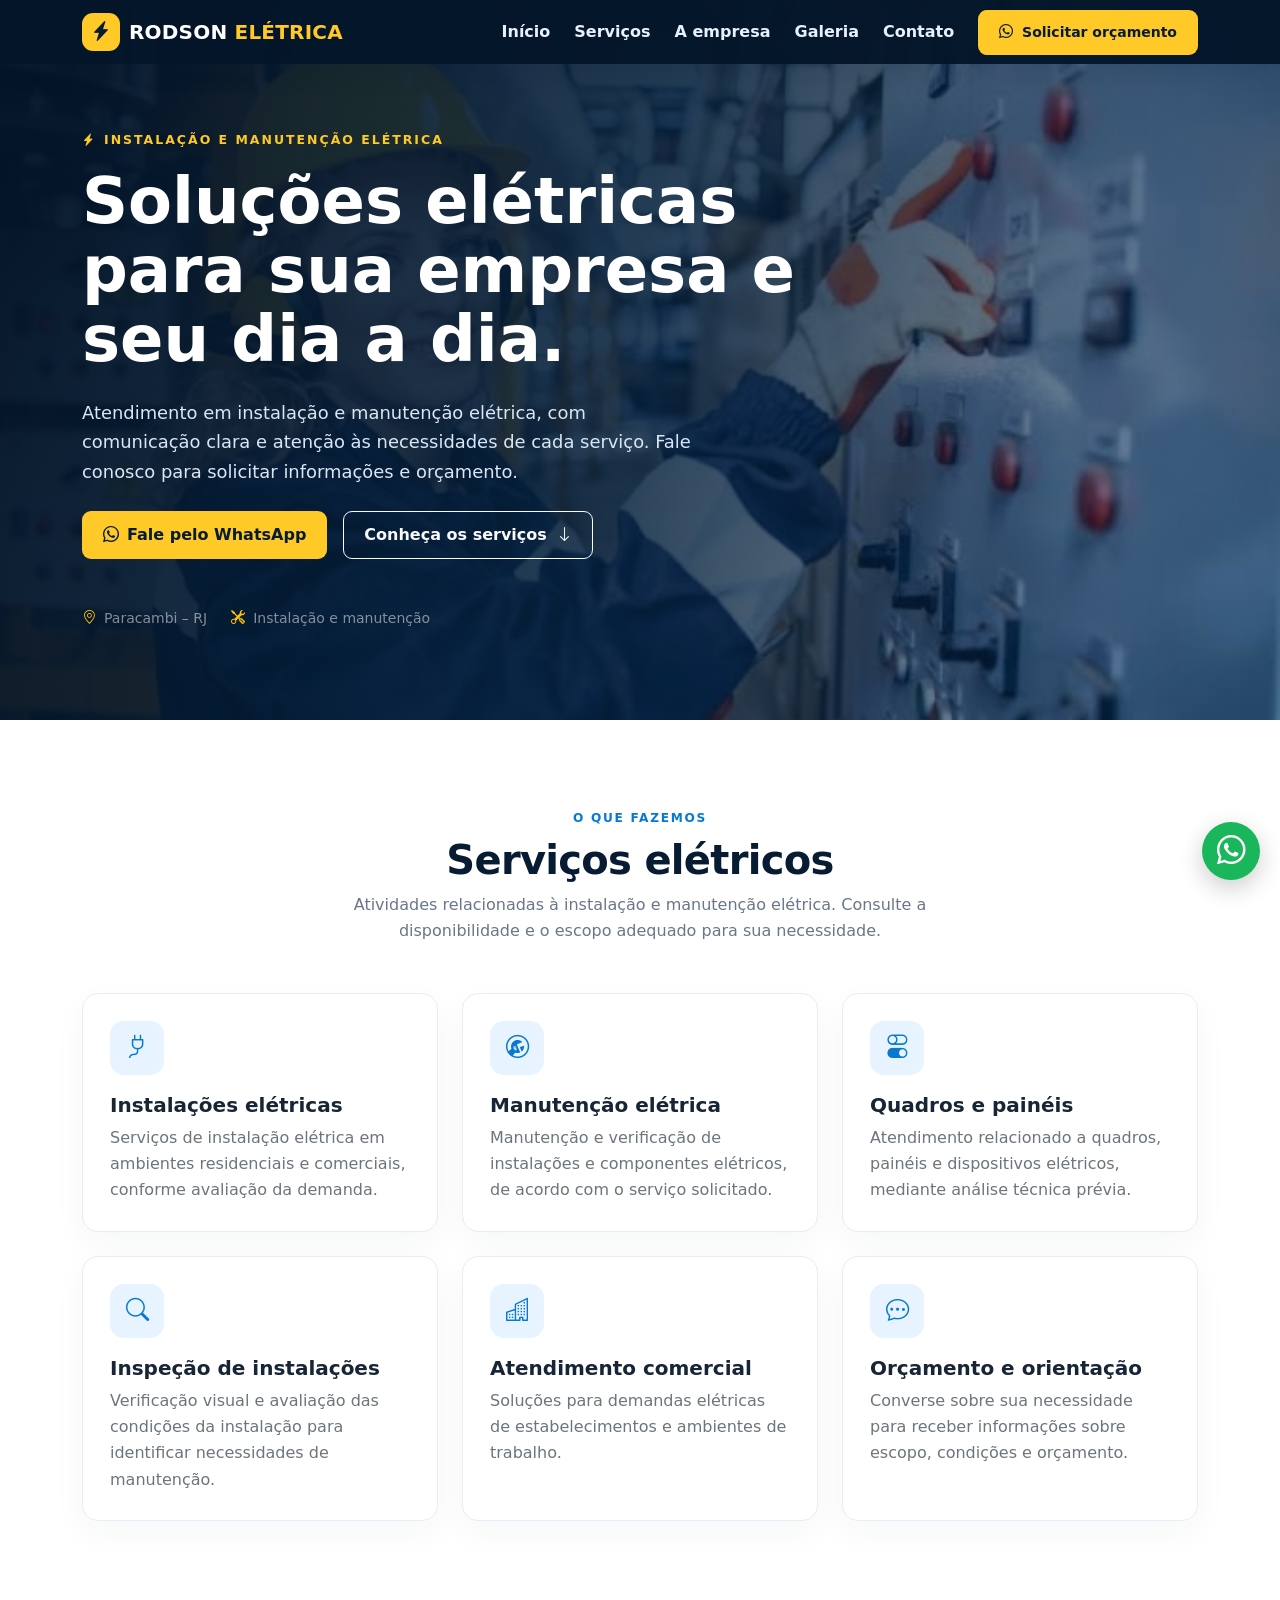
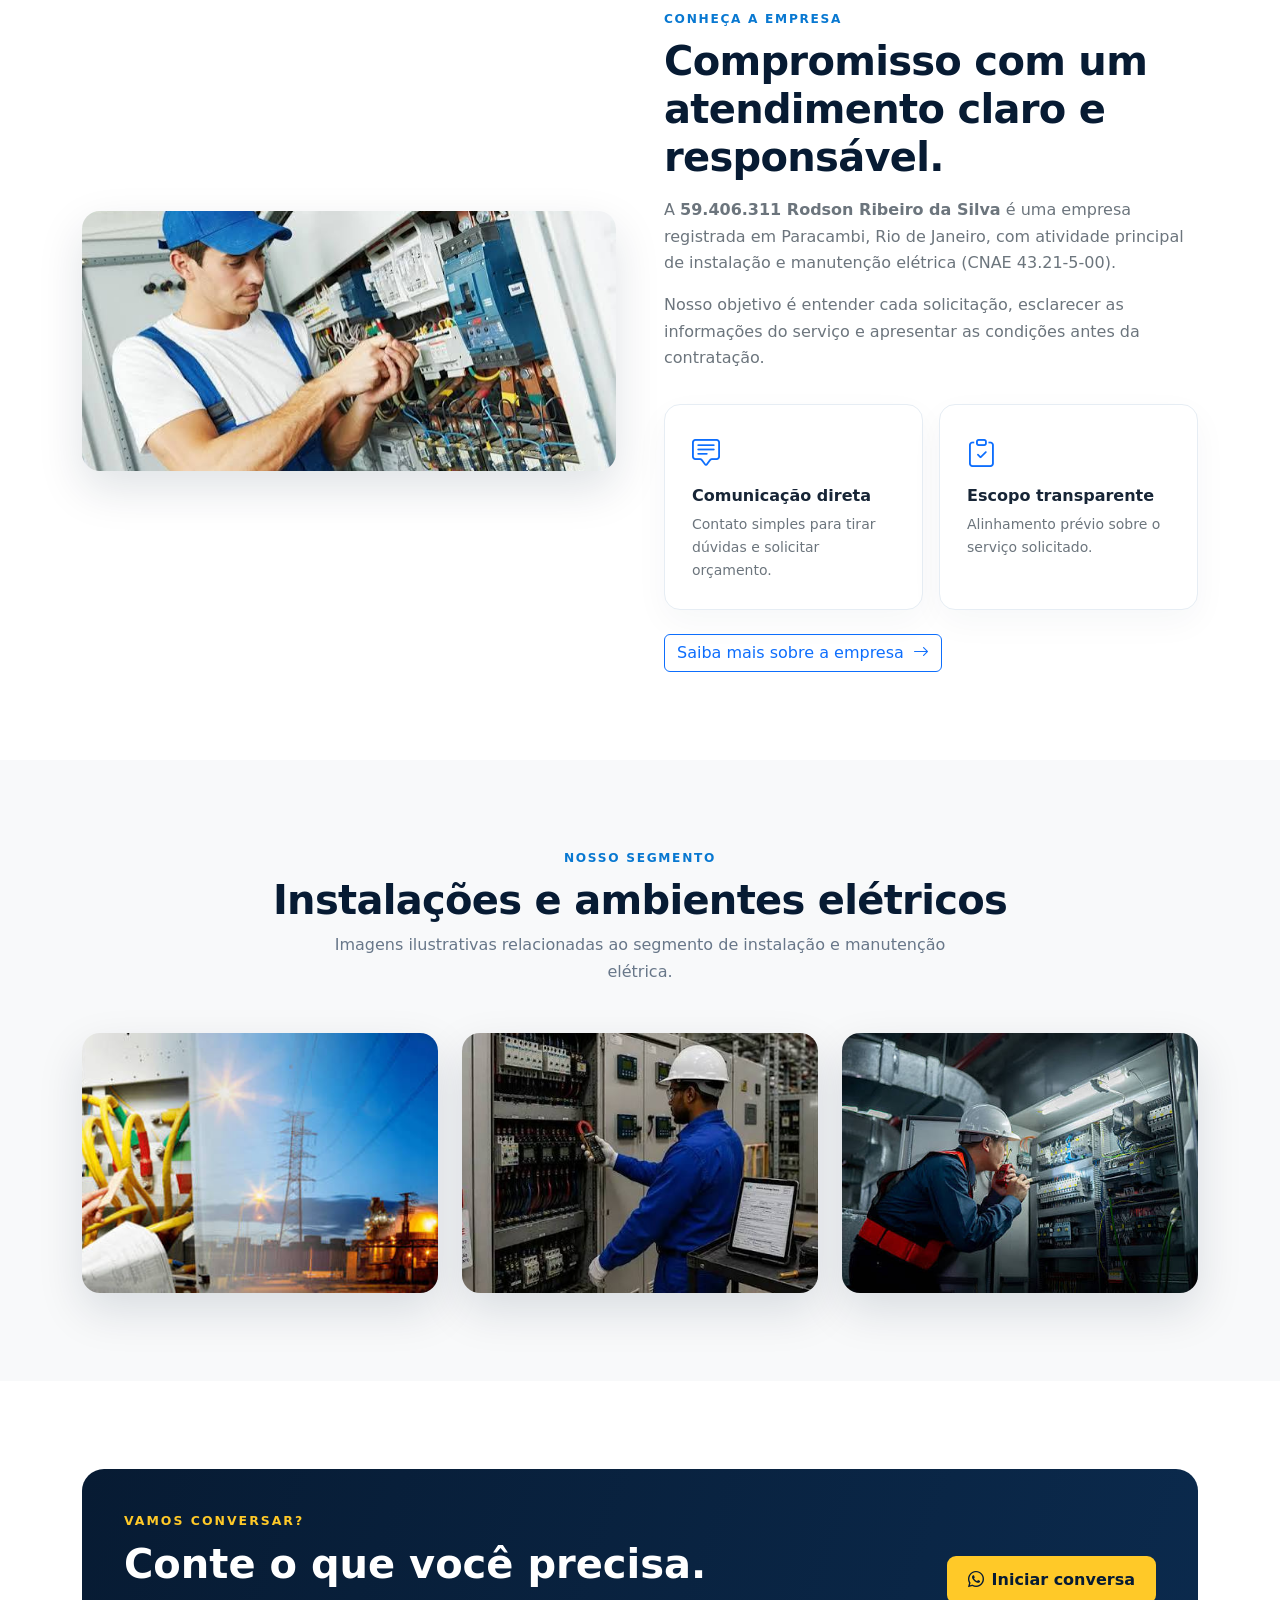
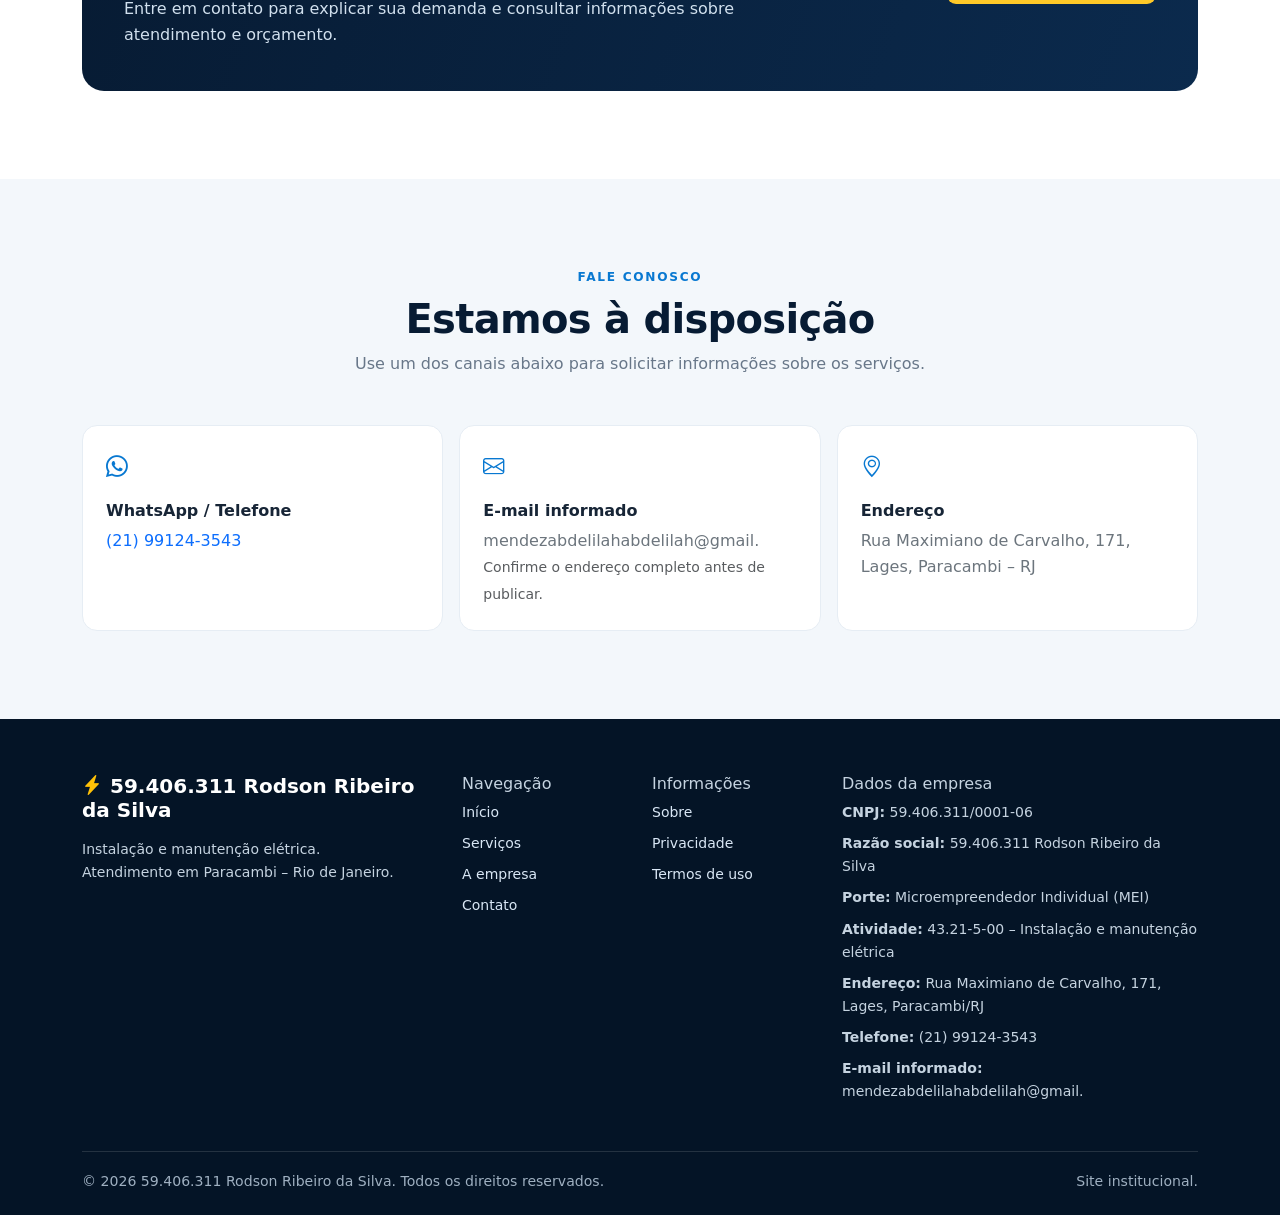
<file: index.html>
<!doctype html>
<html lang="pt-BR">
<head>
  <meta charset="utf-8"><meta name="viewport" content="width=device-width, initial-scale=1">
  <meta name="description" content="Serviços de instalação e manutenção elétrica em Paracambi e região. Entre em contato com 59.406.311 Rodson Ribeiro da Silva e solicite informações e orçamento.">
  <meta name="theme-color" content="#071b33">
  <title>59.406.311 Rodson Ribeiro da Silva | Instalação e Manutenção Elétrica</title>
  <link rel="preconnect" href="https://cdn.jsdelivr.net"><link href="https://cdn.jsdelivr.net/npm/bootstrap@5.3.3/dist/css/bootstrap.min.css" rel="stylesheet">
  <link href="https://cdn.jsdelivr.net/npm/bootstrap-icons@1.11.3/font/bootstrap-icons.min.css" rel="stylesheet"><link rel="stylesheet" href="styles.css">
</head>
<body>
<nav class="navbar navbar-expand-lg navbar-dark fixed-top"><div class="container">
  <a class="navbar-brand d-flex align-items-center" href="index.html"><span class="brand-mark"><i class="bi bi-lightning-charge-fill"></i></span><span>RODSON <span style="color:var(--yellow)">ELÉTRICA</span></span></a>
  <button class="navbar-toggler" type="button" data-bs-toggle="collapse" data-bs-target="#menu" aria-label="Abrir menu"><span class="navbar-toggler-icon"></span></button>
  <div class="collapse navbar-collapse" id="menu"><ul class="navbar-nav ms-auto align-items-lg-center gap-lg-2">
    <li class="nav-item"><a class="nav-link" href="#inicio">Início</a></li><li class="nav-item"><a class="nav-link" href="#servicos">Serviços</a></li><li class="nav-item"><a class="nav-link" href="#empresa">A empresa</a></li><li class="nav-item"><a class="nav-link" href="#galeria">Galeria</a></li><li class="nav-item"><a class="nav-link" href="#contato">Contato</a></li>
    <li class="nav-item ms-lg-2"><a class="btn btn-electric btn-sm" href="https://wa.me/5521991243543?text=Ol%C3%A1%2C%20gostaria%20de%20informa%C3%A7%C3%B5es%20sobre%20servi%C3%A7os%20el%C3%A9tricos." target="_blank" rel="noopener"> <i class="bi bi-whatsapp me-1"></i> Solicitar orçamento</a></li>
  </ul></div></div></nav>

<header class="hero" id="inicio"><div class="container"><div class="row"><div class="col-lg-9">
  <div class="eyebrow mb-3"><i class="bi bi-lightning-charge-fill me-2"></i>Instalação e manutenção elétrica</div>
  <h1>Soluções elétricas para sua empresa e seu dia a dia.</h1>
  <p class="mt-4 mb-4">Atendimento em instalação e manutenção elétrica, com comunicação clara e atenção às necessidades de cada serviço. Fale conosco para solicitar informações e orçamento.</p>
  <div class="d-flex flex-wrap gap-3"><a class="btn btn-electric" href="https://wa.me/5521991243543?text=Ol%C3%A1%2C%20gostaria%20de%20solicitar%20um%20or%C3%A7amento." target="_blank" rel="noopener"><i class="bi bi-whatsapp me-2"></i>Fale pelo WhatsApp</a><a class="btn btn-outline-light" href="#servicos">Conheça os serviços <i class="bi bi-arrow-down ms-1"></i></a></div>
  <div class="d-flex flex-wrap gap-4 mt-5 small text-white-50"><span><i class="bi bi-geo-alt me-2 text-warning"></i>Paracambi – RJ</span><span><i class="bi bi-tools me-2 text-warning"></i>Instalação e manutenção</span></div>
</div></div></div></header>

<main>
<section class="section-pad" id="servicos"><div class="container">
  <div class="text-center mb-5"><div class="section-kicker">O que fazemos</div><h2 class="section-title display-6 mt-2">Serviços elétricos</h2><p class="section-lead mx-auto">Atividades relacionadas à instalação e manutenção elétrica. Consulte a disponibilidade e o escopo adequado para sua necessidade.</p></div>
  <div class="row g-4">
    <div class="col-md-6 col-lg-4"><article class="service-card"><div class="icon-box"><i class="bi bi-plug"></i></div><h3 class="h5 fw-bold">Instalações elétricas</h3><p class="text-secondary mb-0">Serviços de instalação elétrica em ambientes residenciais e comerciais, conforme avaliação da demanda.</p></article></div>
    <div class="col-md-6 col-lg-4"><article class="service-card"><div class="icon-box"><i class="bi bi-wrench-adjustable-circle"></i></div><h3 class="h5 fw-bold">Manutenção elétrica</h3><p class="text-secondary mb-0">Manutenção e verificação de instalações e componentes elétricos, de acordo com o serviço solicitado.</p></article></div>
    <div class="col-md-6 col-lg-4"><article class="service-card"><div class="icon-box"><i class="bi bi-toggles"></i></div><h3 class="h5 fw-bold">Quadros e painéis</h3><p class="text-secondary mb-0">Atendimento relacionado a quadros, painéis e dispositivos elétricos, mediante análise técnica prévia.</p></article></div>
    <div class="col-md-6 col-lg-4"><article class="service-card"><div class="icon-box"><i class="bi bi-search"></i></div><h3 class="h5 fw-bold">Inspeção de instalações</h3><p class="text-secondary mb-0">Verificação visual e avaliação das condições da instalação para identificar necessidades de manutenção.</p></article></div>
    <div class="col-md-6 col-lg-4"><article class="service-card"><div class="icon-box"><i class="bi bi-buildings"></i></div><h3 class="h5 fw-bold">Atendimento comercial</h3><p class="text-secondary mb-0">Soluções para demandas elétricas de estabelecimentos e ambientes de trabalho.</p></article></div>
    <div class="col-md-6 col-lg-4"><article class="service-card"><div class="icon-box"><i class="bi bi-chat-dots"></i></div><h3 class="h5 fw-bold">Orçamento e orientação</h3><p class="text-secondary mb-0">Converse sobre sua necessidade para receber informações sobre escopo, condições e orçamento.</p></article></div>
  </div>
</div></section>

<section class="section-pad pt-0" id="empresa"><div class="container"><div class="row align-items-center g-5">
  <div class="col-lg-6"><div class="photo-card"><img src="assets/eletricista-painel-2.jpg" alt="Profissional realizando verificação em painel elétrico" loading="lazy"></div></div>
  <div class="col-lg-6"><div class="section-kicker">Conheça a empresa</div><h2 class="section-title display-6 mt-2">Compromisso com um atendimento claro e responsável.</h2>
  <p class="text-secondary mt-3">A <strong>59.406.311 Rodson Ribeiro da Silva</strong> é uma empresa registrada em Paracambi, Rio de Janeiro, com atividade principal de instalação e manutenção elétrica (CNAE 43.21-5-00).</p>
  <p class="text-secondary">Nosso objetivo é entender cada solicitação, esclarecer as informações do serviço e apresentar as condições antes da contratação.</p>
  <div class="row g-3 mt-2"><div class="col-6"><div class="feature-card"><i class="bi bi-chat-square-text text-primary fs-3"></i><h3 class="h6 fw-bold mt-2">Comunicação direta</h3><p class="small text-secondary mb-0">Contato simples para tirar dúvidas e solicitar orçamento.</p></div></div><div class="col-6"><div class="feature-card"><i class="bi bi-clipboard-check text-primary fs-3"></i><h3 class="h6 fw-bold mt-2">Escopo transparente</h3><p class="small text-secondary mb-0">Alinhamento prévio sobre o serviço solicitado.</p></div></div></div>
  <a href="sobre.html" class="btn btn-outline-primary mt-4">Saiba mais sobre a empresa <i class="bi bi-arrow-right ms-1"></i></a>
  </div></div></div></section>

<section class="section-pad bg-light" id="galeria"><div class="container"><div class="text-center mb-5"><div class="section-kicker">Nosso segmento</div><h2 class="section-title display-6 mt-2">Instalações e ambientes elétricos</h2><p class="section-lead mx-auto">Imagens ilustrativas relacionadas ao segmento de instalação e manutenção elétrica.</p></div>
<div class="row g-4">
  <div class="col-md-6 col-lg-4"><div class="photo-card"><img src="assets/instalacao-industrial.jpg" alt="Ambiente industrial com infraestrutura elétrica" loading="lazy"></div></div>
  <div class="col-md-6 col-lg-4"><div class="photo-card"><img src="assets/manutencao-eletrica.jpg" alt="Profissional trabalhando em componentes de painel elétrico" loading="lazy"></div></div>
  <div class="col-md-6 col-lg-4"><div class="photo-card"><img src="assets/tecnica-eletrica.jpg" alt="Profissional em atividade junto a painel de controle" loading="lazy"></div></div>
</div></div></section>

<section class="section-pad"><div class="container"><div class="band"><div class="row align-items-center g-4"><div class="col-lg-8"><div class="eyebrow">Vamos conversar?</div><h2 class="fw-bold display-6 mt-2">Conte o que você precisa.</h2><p class="mb-0">Entre em contato para explicar sua demanda e consultar informações sobre atendimento e orçamento.</p></div><div class="col-lg-4 text-lg-end"><a class="btn btn-electric" href="https://wa.me/5521991243543?text=Ol%C3%A1%2C%20quero%20conversar%20sobre%20um%20servi%C3%A7o%20el%C3%A9trico." target="_blank" rel="noopener"><i class="bi bi-whatsapp me-2"></i>Iniciar conversa</a></div></div></div></div></section>

<section class="section-pad contact-section" id="contato"><div class="container"><div class="text-center mb-5"><div class="section-kicker">Fale conosco</div><h2 class="section-title display-6 mt-2">Estamos à disposição</h2><p class="section-lead mx-auto">Use um dos canais abaixo para solicitar informações sobre os serviços.</p></div>
<div class="row g-3">
 <div class="col-md-6 col-lg-4"><div class="contact-card"><i class="bi bi-whatsapp"></i><h3 class="h6 fw-bold mt-3">WhatsApp / Telefone</h3><a href="https://wa.me/5521991243543" target="_blank" rel="noopener" class="text-decoration-none"> (21) 99124-3543</a></div></div>
 <div class="col-md-6 col-lg-4"><div class="contact-card"><i class="bi bi-envelope"></i><h3 class="h6 fw-bold mt-3">E-mail informado</h3><p class="mb-0 text-secondary">mendezabdelilahabdelilah@gmail.</p><small class="text-muted">Confirme o endereço completo antes de publicar.</small></div></div>
 <div class="col-md-6 col-lg-4"><div class="contact-card"><i class="bi bi-geo-alt"></i><h3 class="h6 fw-bold mt-3">Endereço</h3><p class="mb-0 text-secondary">Rua Maximiano de Carvalho, 171, Lages, Paracambi – RJ</p></div></div>
</div></div></section>
</main>

<footer><div class="container"><div class="row g-4">
 <div class="col-lg-4"><h5><i class="bi bi-lightning-charge-fill text-warning me-2"></i>59.406.311 Rodson Ribeiro da Silva</h5><p class="small mt-3">Instalação e manutenção elétrica.<br>Atendimento em Paracambi – Rio de Janeiro.</p></div>
 <div class="col-6 col-lg-2"><h5 class="h6">Navegação</h5><ul class="list-unstyled small d-grid gap-2"><li><a href="#inicio">Início</a></li><li><a href="#servicos">Serviços</a></li><li><a href="#empresa">A empresa</a></li><li><a href="#contato">Contato</a></li></ul></div>
 <div class="col-6 col-lg-2"><h5 class="h6">Informações</h5><ul class="list-unstyled small d-grid gap-2"><li><a href="sobre.html">Sobre</a></li><li><a href="politica-de-privacidade.html">Privacidade</a></li><li><a href="termos-de-uso.html">Termos de uso</a></li></ul></div>
 <div class="col-lg-4"><h5 class="h6">Dados da empresa</h5><ul class="list-unstyled small d-grid gap-2"><li><strong>CNPJ:</strong> 59.406.311/0001-06</li><li><strong>Razão social:</strong> 59.406.311 Rodson Ribeiro da Silva</li><li><strong>Porte:</strong> Microempreendedor Individual (MEI)</li><li><strong>Atividade:</strong> 43.21-5-00 – Instalação e manutenção elétrica</li><li><strong>Endereço:</strong> Rua Maximiano de Carvalho, 171, Lages, Paracambi/RJ</li><li><strong>Telefone:</strong> (21) 99124-3543</li><li><strong>E-mail informado:</strong> mendezabdelilahabdelilah@gmail.</li></ul></div>
</div><div class="footer-bottom d-flex flex-column flex-md-row justify-content-between gap-2"><span>© 2026 59.406.311 Rodson Ribeiro da Silva. Todos os direitos reservados.</span><span>Site institucional.</span></div></div></footer>
<a class="whatsapp-float" href="https://wa.me/5521991243543" target="_blank" rel="noopener" aria-label="Fale pelo WhatsApp"><i class="bi bi-whatsapp"></i></a>
<script src="https://cdn.jsdelivr.net/npm/bootstrap@5.3.3/dist/js/bootstrap.bundle.min.js"></script>
</body></html>
</file>
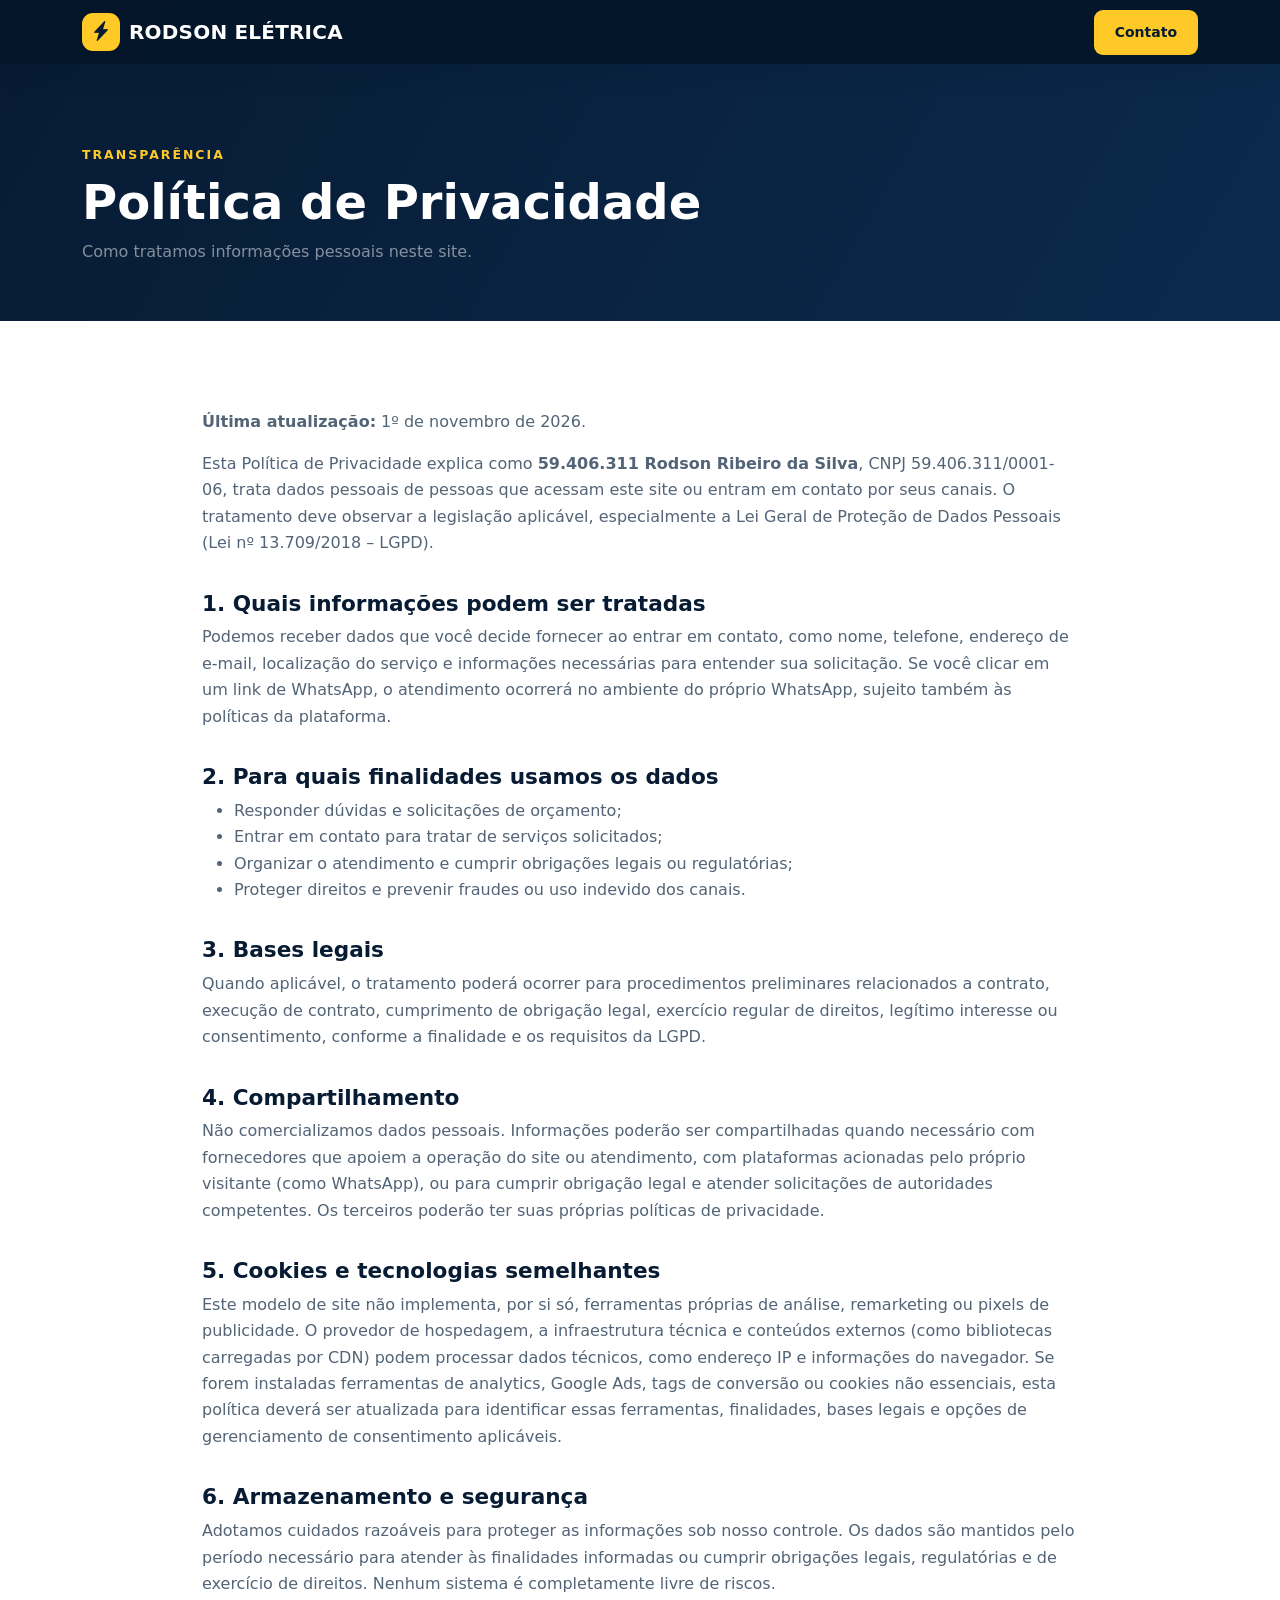
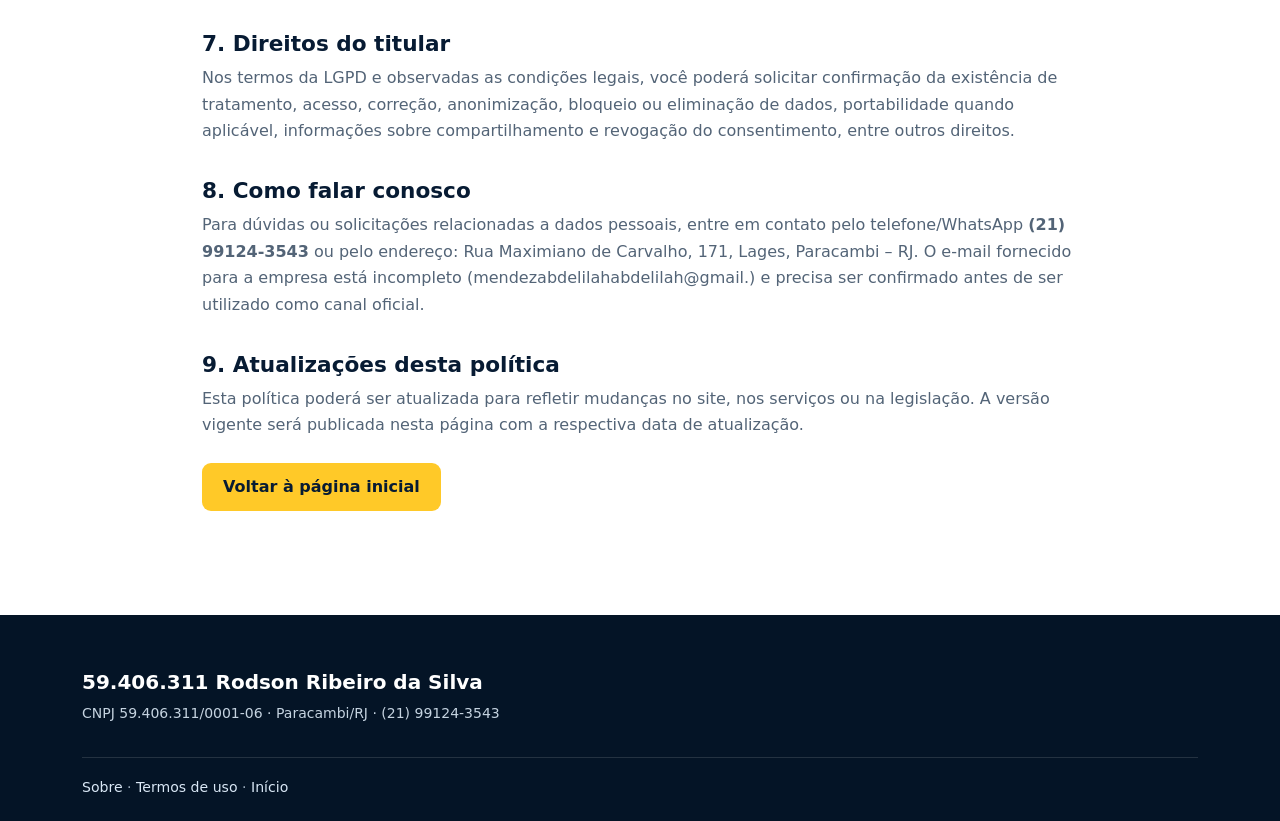
<file: politica-de-privacidade.html>
<!doctype html><html lang="pt-BR"><head><meta charset="utf-8"><meta name="viewport" content="width=device-width, initial-scale=1"><meta name="description" content="Política de Privacidade da 59.406.311 Rodson Ribeiro da Silva."><title>Política de Privacidade | Rodson Ribeiro da Silva</title><link href="https://cdn.jsdelivr.net/npm/bootstrap@5.3.3/dist/css/bootstrap.min.css" rel="stylesheet"><link href="https://cdn.jsdelivr.net/npm/bootstrap-icons@1.11.3/font/bootstrap-icons.min.css" rel="stylesheet"><link rel="stylesheet" href="styles.css"></head><body>
<nav class="navbar navbar-expand-lg navbar-dark fixed-top"><div class="container"><a class="navbar-brand" href="index.html"><span class="brand-mark"><i class="bi bi-lightning-charge-fill"></i></span>RODSON ELÉTRICA</a><a class="btn btn-electric btn-sm ms-auto" href="index.html#contato">Contato</a></div></nav>
<header class="inner-hero"><div class="container"><div class="eyebrow">Transparência</div><h1 class="display-5 fw-bold mt-2">Política de Privacidade</h1><p class="mb-0 text-white-50">Como tratamos informações pessoais neste site.</p></div></header>
<main class="section-pad"><article class="container legal-content"><p><strong>Última atualização:</strong> 1º de novembro de 2026.</p><p>Esta Política de Privacidade explica como <strong>59.406.311 Rodson Ribeiro da Silva</strong>, CNPJ 59.406.311/0001-06, trata dados pessoais de pessoas que acessam este site ou entram em contato por seus canais. O tratamento deve observar a legislação aplicável, especialmente a Lei Geral de Proteção de Dados Pessoais (Lei nº 13.709/2018 – LGPD).</p>
<h2>1. Quais informações podem ser tratadas</h2><p>Podemos receber dados que você decide fornecer ao entrar em contato, como nome, telefone, endereço de e-mail, localização do serviço e informações necessárias para entender sua solicitação. Se você clicar em um link de WhatsApp, o atendimento ocorrerá no ambiente do próprio WhatsApp, sujeito também às políticas da plataforma.</p>
<h2>2. Para quais finalidades usamos os dados</h2><ul><li>Responder dúvidas e solicitações de orçamento;</li><li>Entrar em contato para tratar de serviços solicitados;</li><li>Organizar o atendimento e cumprir obrigações legais ou regulatórias;</li><li>Proteger direitos e prevenir fraudes ou uso indevido dos canais.</li></ul>
<h2>3. Bases legais</h2><p>Quando aplicável, o tratamento poderá ocorrer para procedimentos preliminares relacionados a contrato, execução de contrato, cumprimento de obrigação legal, exercício regular de direitos, legítimo interesse ou consentimento, conforme a finalidade e os requisitos da LGPD.</p>
<h2>4. Compartilhamento</h2><p>Não comercializamos dados pessoais. Informações poderão ser compartilhadas quando necessário com fornecedores que apoiem a operação do site ou atendimento, com plataformas acionadas pelo próprio visitante (como WhatsApp), ou para cumprir obrigação legal e atender solicitações de autoridades competentes. Os terceiros poderão ter suas próprias políticas de privacidade.</p>
<h2>5. Cookies e tecnologias semelhantes</h2><p>Este modelo de site não implementa, por si só, ferramentas próprias de análise, remarketing ou pixels de publicidade. O provedor de hospedagem, a infraestrutura técnica e conteúdos externos (como bibliotecas carregadas por CDN) podem processar dados técnicos, como endereço IP e informações do navegador. Se forem instaladas ferramentas de analytics, Google Ads, tags de conversão ou cookies não essenciais, esta política deverá ser atualizada para identificar essas ferramentas, finalidades, bases legais e opções de gerenciamento de consentimento aplicáveis.</p>
<h2>6. Armazenamento e segurança</h2><p>Adotamos cuidados razoáveis para proteger as informações sob nosso controle. Os dados são mantidos pelo período necessário para atender às finalidades informadas ou cumprir obrigações legais, regulatórias e de exercício de direitos. Nenhum sistema é completamente livre de riscos.</p>
<h2>7. Direitos do titular</h2><p>Nos termos da LGPD e observadas as condições legais, você poderá solicitar confirmação da existência de tratamento, acesso, correção, anonimização, bloqueio ou eliminação de dados, portabilidade quando aplicável, informações sobre compartilhamento e revogação do consentimento, entre outros direitos.</p>
<h2>8. Como falar conosco</h2><p>Para dúvidas ou solicitações relacionadas a dados pessoais, entre em contato pelo telefone/WhatsApp <strong>(21) 99124-3543</strong> ou pelo endereço: Rua Maximiano de Carvalho, 171, Lages, Paracambi – RJ. O e-mail fornecido para a empresa está incompleto (mendezabdelilahabdelilah@gmail.) e precisa ser confirmado antes de ser utilizado como canal oficial.</p>
<h2>9. Atualizações desta política</h2><p>Esta política poderá ser atualizada para refletir mudanças no site, nos serviços ou na legislação. A versão vigente será publicada nesta página com a respectiva data de atualização.</p>
<p class="mt-4"><a class="btn btn-electric" href="index.html">Voltar à página inicial</a></p></article></main>
<footer><div class="container"><h5>59.406.311 Rodson Ribeiro da Silva</h5><p class="small">CNPJ 59.406.311/0001-06 · Paracambi/RJ · (21) 99124-3543</p><div class="footer-bottom"><a href="sobre.html">Sobre</a> · <a href="termos-de-uso.html">Termos de uso</a> · <a href="index.html">Início</a></div></div></footer></body></html>
</file>
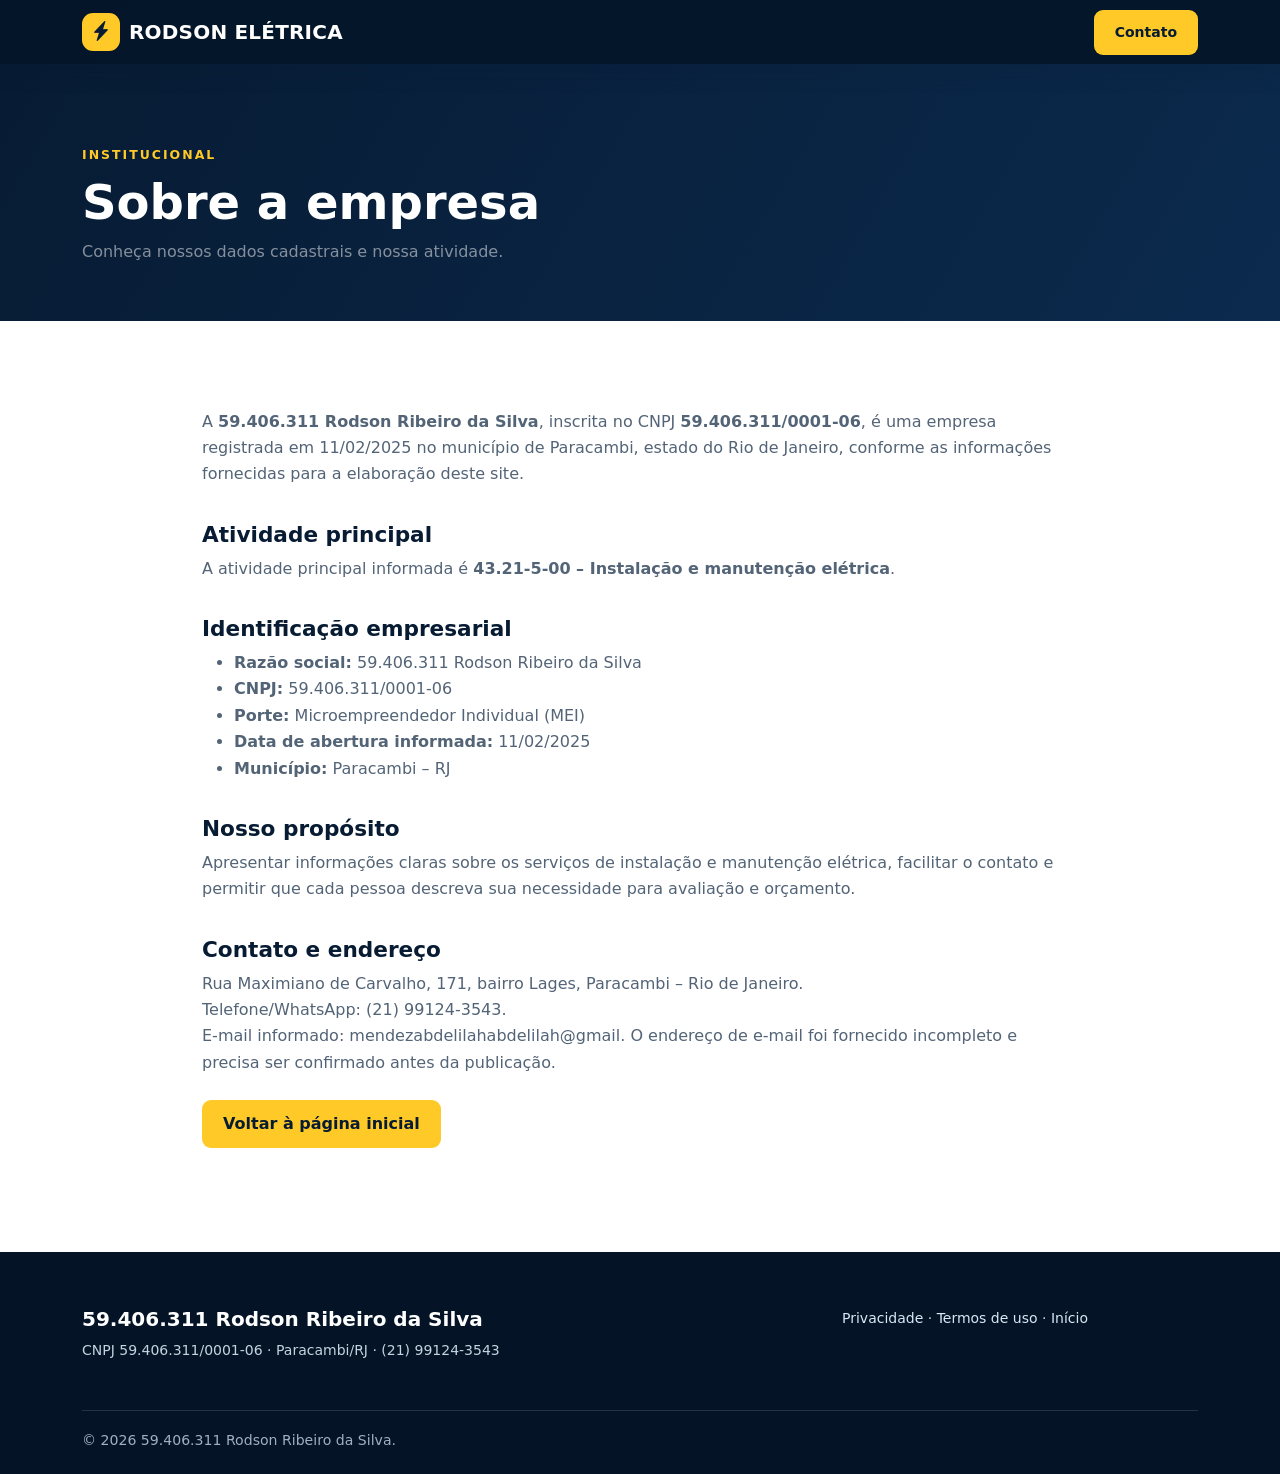
<file: sobre.html>
<!doctype html><html lang="pt-BR"><head><meta charset="utf-8"><meta name="viewport" content="width=device-width, initial-scale=1"><meta name="description" content="Conheça a empresa 59.406.311 Rodson Ribeiro da Silva, de Paracambi/RJ."><title>Sobre | 59.406.311 Rodson Ribeiro da Silva</title><link href="https://cdn.jsdelivr.net/npm/bootstrap@5.3.3/dist/css/bootstrap.min.css" rel="stylesheet"><link href="https://cdn.jsdelivr.net/npm/bootstrap-icons@1.11.3/font/bootstrap-icons.min.css" rel="stylesheet"><link rel="stylesheet" href="styles.css"></head><body>
<nav class="navbar navbar-expand-lg navbar-dark fixed-top"><div class="container"><a class="navbar-brand" href="index.html"><span class="brand-mark"><i class="bi bi-lightning-charge-fill"></i></span>RODSON ELÉTRICA</a><a class="btn btn-electric btn-sm ms-auto" href="index.html#contato">Contato</a></div></nav>
<header class="inner-hero"><div class="container"><div class="eyebrow">Institucional</div><h1 class="display-5 fw-bold mt-2">Sobre a empresa</h1><p class="mb-0 text-white-50">Conheça nossos dados cadastrais e nossa atividade.</p></div></header>
<main class="section-pad"><div class="container legal-content"><p>A <strong>59.406.311 Rodson Ribeiro da Silva</strong>, inscrita no CNPJ <strong>59.406.311/0001-06</strong>, é uma empresa registrada em 11/02/2025 no município de Paracambi, estado do Rio de Janeiro, conforme as informações fornecidas para a elaboração deste site.</p>
<h2>Atividade principal</h2><p>A atividade principal informada é <strong>43.21-5-00 – Instalação e manutenção elétrica</strong>.</p>
<h2>Identificação empresarial</h2><ul><li><strong>Razão social:</strong> 59.406.311 Rodson Ribeiro da Silva</li><li><strong>CNPJ:</strong> 59.406.311/0001-06</li><li><strong>Porte:</strong> Microempreendedor Individual (MEI)</li><li><strong>Data de abertura informada:</strong> 11/02/2025</li><li><strong>Município:</strong> Paracambi – RJ</li></ul>
<h2>Nosso propósito</h2><p>Apresentar informações claras sobre os serviços de instalação e manutenção elétrica, facilitar o contato e permitir que cada pessoa descreva sua necessidade para avaliação e orçamento.</p>
<h2>Contato e endereço</h2><p>Rua Maximiano de Carvalho, 171, bairro Lages, Paracambi – Rio de Janeiro.<br>Telefone/WhatsApp: (21) 99124-3543.<br>E-mail informado: mendezabdelilahabdelilah@gmail. O endereço de e-mail foi fornecido incompleto e precisa ser confirmado antes da publicação.</p>
<p class="mt-4"><a class="btn btn-electric" href="index.html">Voltar à página inicial</a></p></div></main>
<footer><div class="container"><div class="row"><div class="col-md-8"><h5>59.406.311 Rodson Ribeiro da Silva</h5><p class="small">CNPJ 59.406.311/0001-06 · Paracambi/RJ · (21) 99124-3543</p></div><div class="col-md-4 small"><a href="politica-de-privacidade.html">Privacidade</a> · <a href="termos-de-uso.html">Termos de uso</a> · <a href="index.html">Início</a></div></div><div class="footer-bottom">© 2026 59.406.311 Rodson Ribeiro da Silva.</div></div></footer></body></html>
</file>
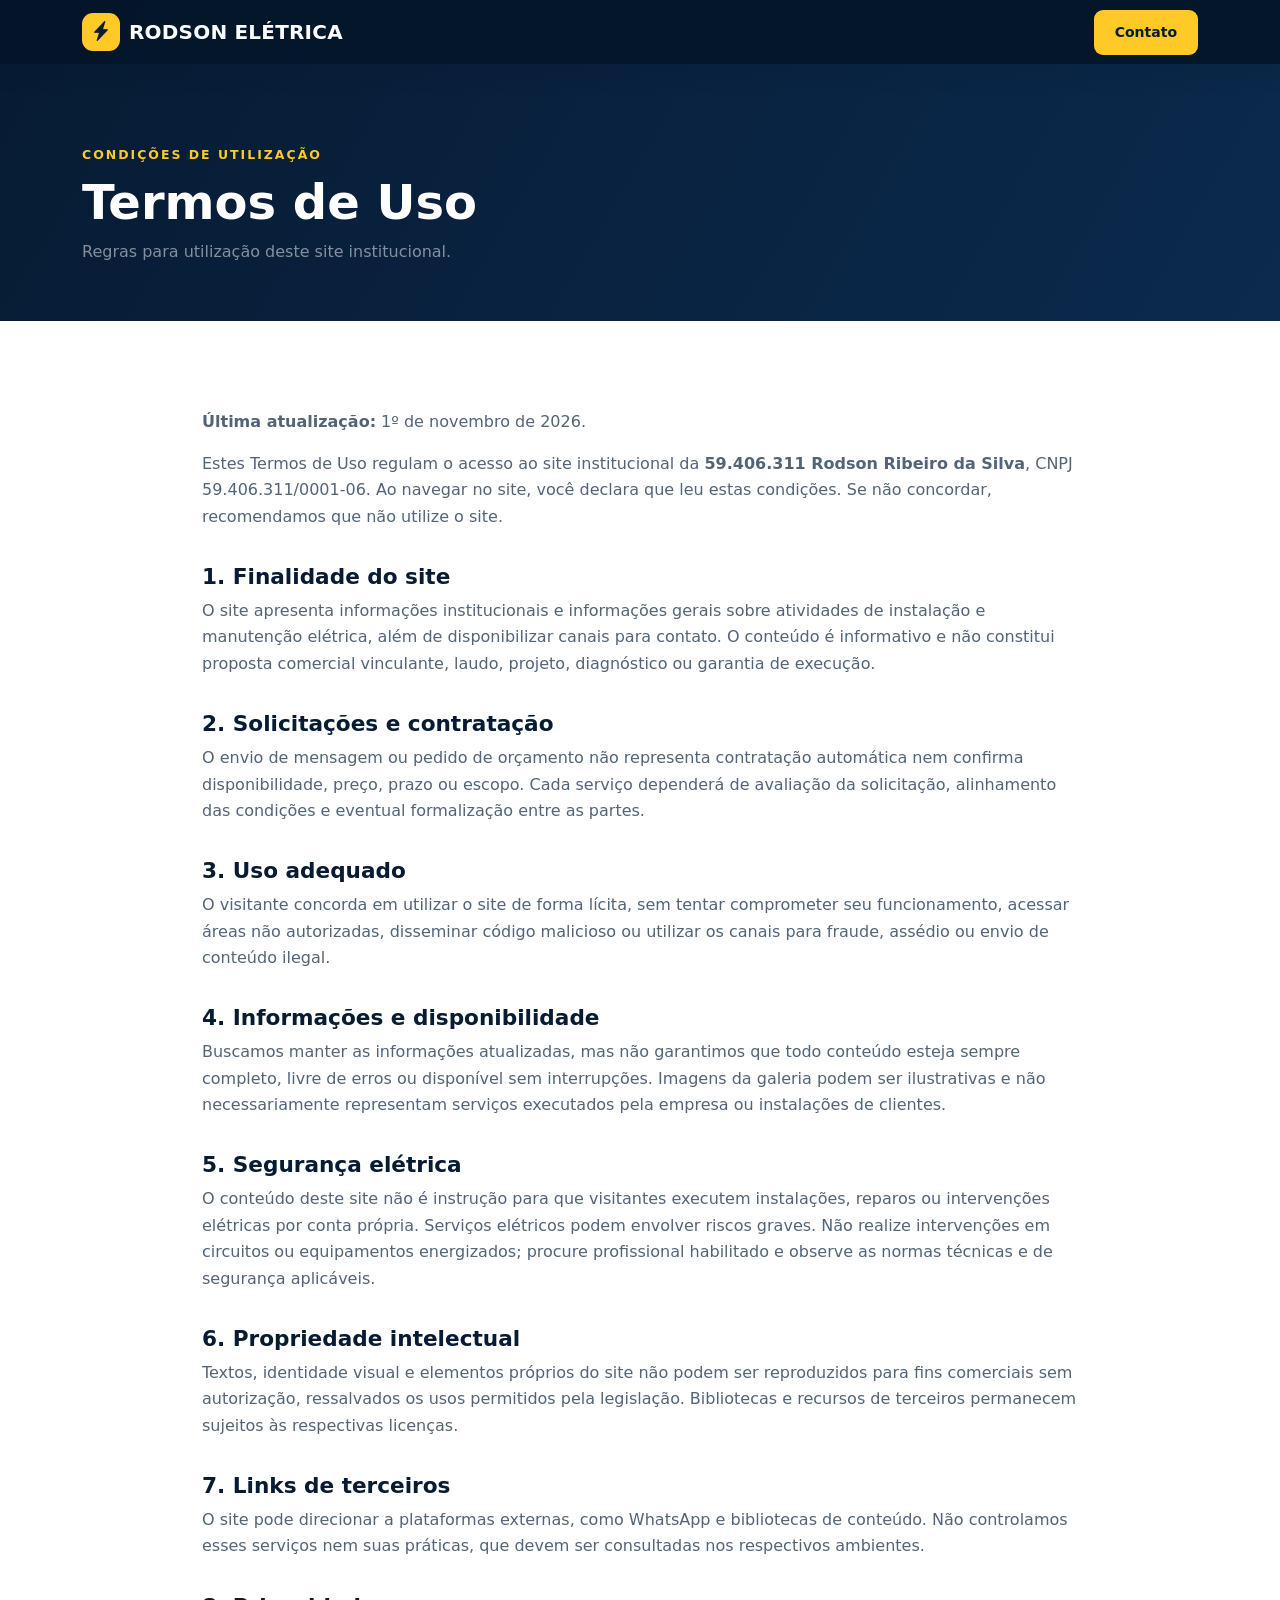
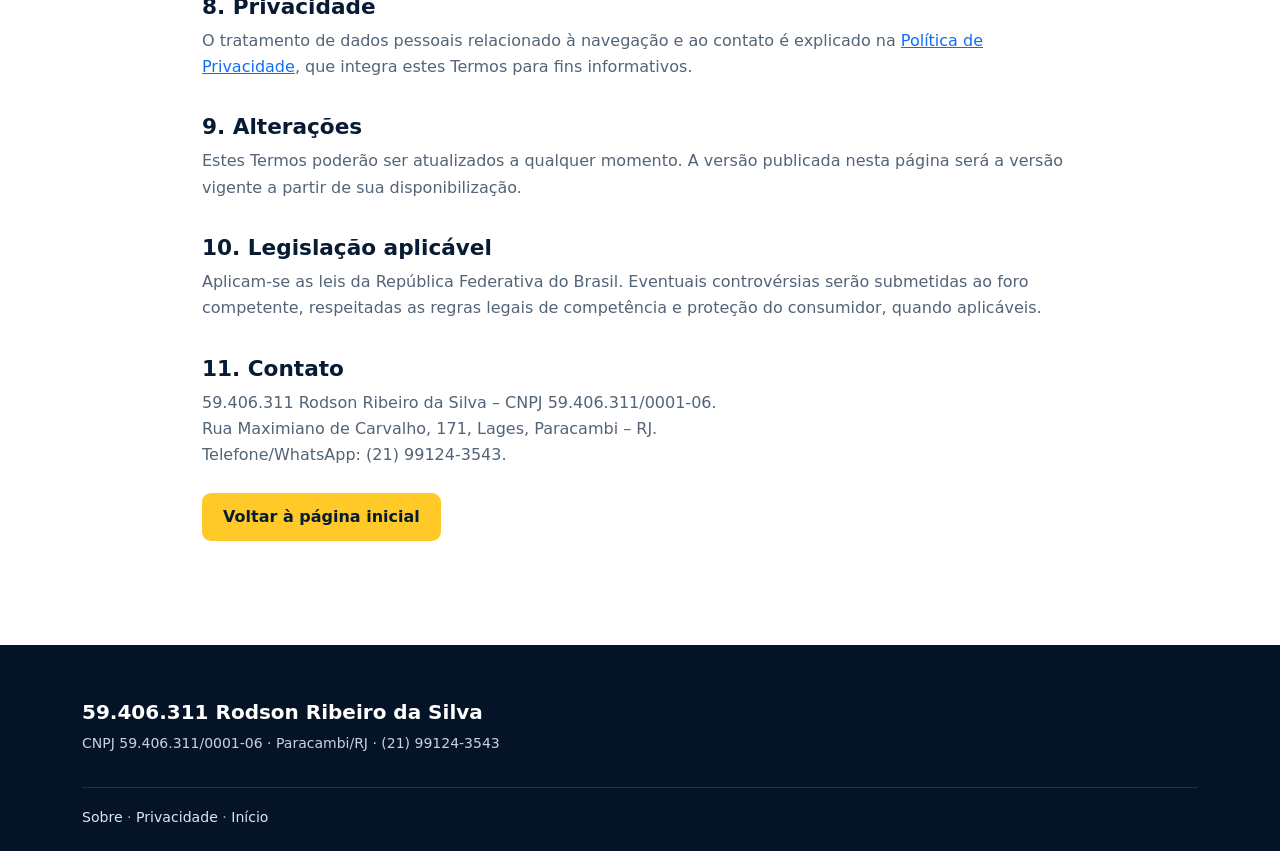
<file: termos-de-uso.html>
<!doctype html><html lang="pt-BR"><head><meta charset="utf-8"><meta name="viewport" content="width=device-width, initial-scale=1"><meta name="description" content="Termos de Uso do site da 59.406.311 Rodson Ribeiro da Silva."><title>Termos de Uso | Rodson Ribeiro da Silva</title><link href="https://cdn.jsdelivr.net/npm/bootstrap@5.3.3/dist/css/bootstrap.min.css" rel="stylesheet"><link href="https://cdn.jsdelivr.net/npm/bootstrap-icons@1.11.3/font/bootstrap-icons.min.css" rel="stylesheet"><link rel="stylesheet" href="styles.css"></head><body>
<nav class="navbar navbar-expand-lg navbar-dark fixed-top"><div class="container"><a class="navbar-brand" href="index.html"><span class="brand-mark"><i class="bi bi-lightning-charge-fill"></i></span>RODSON ELÉTRICA</a><a class="btn btn-electric btn-sm ms-auto" href="index.html#contato">Contato</a></div></nav>
<header class="inner-hero"><div class="container"><div class="eyebrow">Condições de utilização</div><h1 class="display-5 fw-bold mt-2">Termos de Uso</h1><p class="mb-0 text-white-50">Regras para utilização deste site institucional.</p></div></header>
<main class="section-pad"><article class="container legal-content"><p><strong>Última atualização:</strong> 1º de novembro de 2026.</p><p>Estes Termos de Uso regulam o acesso ao site institucional da <strong>59.406.311 Rodson Ribeiro da Silva</strong>, CNPJ 59.406.311/0001-06. Ao navegar no site, você declara que leu estas condições. Se não concordar, recomendamos que não utilize o site.</p>
<h2>1. Finalidade do site</h2><p>O site apresenta informações institucionais e informações gerais sobre atividades de instalação e manutenção elétrica, além de disponibilizar canais para contato. O conteúdo é informativo e não constitui proposta comercial vinculante, laudo, projeto, diagnóstico ou garantia de execução.</p>
<h2>2. Solicitações e contratação</h2><p>O envio de mensagem ou pedido de orçamento não representa contratação automática nem confirma disponibilidade, preço, prazo ou escopo. Cada serviço dependerá de avaliação da solicitação, alinhamento das condições e eventual formalização entre as partes.</p>
<h2>3. Uso adequado</h2><p>O visitante concorda em utilizar o site de forma lícita, sem tentar comprometer seu funcionamento, acessar áreas não autorizadas, disseminar código malicioso ou utilizar os canais para fraude, assédio ou envio de conteúdo ilegal.</p>
<h2>4. Informações e disponibilidade</h2><p>Buscamos manter as informações atualizadas, mas não garantimos que todo conteúdo esteja sempre completo, livre de erros ou disponível sem interrupções. Imagens da galeria podem ser ilustrativas e não necessariamente representam serviços executados pela empresa ou instalações de clientes.</p>
<h2>5. Segurança elétrica</h2><p>O conteúdo deste site não é instrução para que visitantes executem instalações, reparos ou intervenções elétricas por conta própria. Serviços elétricos podem envolver riscos graves. Não realize intervenções em circuitos ou equipamentos energizados; procure profissional habilitado e observe as normas técnicas e de segurança aplicáveis.</p>
<h2>6. Propriedade intelectual</h2><p>Textos, identidade visual e elementos próprios do site não podem ser reproduzidos para fins comerciais sem autorização, ressalvados os usos permitidos pela legislação. Bibliotecas e recursos de terceiros permanecem sujeitos às respectivas licenças.</p>
<h2>7. Links de terceiros</h2><p>O site pode direcionar a plataformas externas, como WhatsApp e bibliotecas de conteúdo. Não controlamos esses serviços nem suas práticas, que devem ser consultadas nos respectivos ambientes.</p>
<h2>8. Privacidade</h2><p>O tratamento de dados pessoais relacionado à navegação e ao contato é explicado na <a href="politica-de-privacidade.html">Política de Privacidade</a>, que integra estes Termos para fins informativos.</p>
<h2>9. Alterações</h2><p>Estes Termos poderão ser atualizados a qualquer momento. A versão publicada nesta página será a versão vigente a partir de sua disponibilização.</p>
<h2>10. Legislação aplicável</h2><p>Aplicam-se as leis da República Federativa do Brasil. Eventuais controvérsias serão submetidas ao foro competente, respeitadas as regras legais de competência e proteção do consumidor, quando aplicáveis.</p>
<h2>11. Contato</h2><p>59.406.311 Rodson Ribeiro da Silva – CNPJ 59.406.311/0001-06.<br>Rua Maximiano de Carvalho, 171, Lages, Paracambi – RJ.<br>Telefone/WhatsApp: (21) 99124-3543.</p>
<p class="mt-4"><a class="btn btn-electric" href="index.html">Voltar à página inicial</a></p></article></main>
<footer><div class="container"><h5>59.406.311 Rodson Ribeiro da Silva</h5><p class="small">CNPJ 59.406.311/0001-06 · Paracambi/RJ · (21) 99124-3543</p><div class="footer-bottom"><a href="sobre.html">Sobre</a> · <a href="politica-de-privacidade.html">Privacidade</a> · <a href="index.html">Início</a></div></div></footer></body></html>
</file>
<file: styles.css>
:root{--navy:#071b33;--navy2:#0b2a4d;--blue:#0878d1;--cyan:#21b7d7;--yellow:#ffc928;--ink:#172536;--muted:#687789;--light:#f3f7fb}
*{box-sizing:border-box}html{scroll-behavior:smooth}body{font-family:Inter,system-ui,-apple-system,"Segoe UI",sans-serif;color:var(--ink);line-height:1.65}
.navbar{background:rgba(5,22,42,.97);box-shadow:0 8px 25px #00152a22}.navbar-brand{font-weight:800;letter-spacing:.2px}.brand-mark{display:inline-grid;place-items:center;width:38px;height:38px;border-radius:11px;background:var(--yellow);color:var(--navy);margin-right:9px}
.nav-link{color:#e7f1fa!important;font-weight:600}.nav-link:hover{color:var(--yellow)!important}
.btn-electric{background:var(--yellow);color:var(--navy);border:0;font-weight:800;border-radius:9px;padding:12px 21px}.btn-electric:hover{background:#ffdc69;color:var(--navy);transform:translateY(-1px)}
.btn-outline-light{border-radius:9px;font-weight:700;padding:11px 20px}
.hero{background:linear-gradient(105deg,rgba(4,20,39,.97) 0%,rgba(5,33,61,.88) 48%,rgba(5,33,61,.38) 100%),url('assets/eletricista-painel-1.jpg') center/cover;min-height:650px;display:flex;align-items:center;color:white;padding:130px 0 90px}
.eyebrow{color:var(--yellow);font-weight:800;text-transform:uppercase;letter-spacing:2px;font-size:.78rem}.hero h1{font-size:clamp(2.5rem,5vw,4.5rem);font-weight:850;line-height:1.08;max-width:760px}.hero p{color:#d9e7f5;font-size:1.12rem;max-width:610px}
.section-pad{padding:88px 0}.section-kicker{color:var(--blue);font-weight:800;text-transform:uppercase;letter-spacing:1.7px;font-size:.76rem}.section-title{font-weight:850;color:var(--navy);letter-spacing:-.7px}.section-lead{color:var(--muted);max-width:680px}
.service-card,.feature-card{height:100%;background:#fff;border:1px solid #e6edf4;border-radius:16px;padding:27px;box-shadow:0 12px 34px #09294a0a;transition:.2s}.service-card:hover,.feature-card:hover{transform:translateY(-5px);box-shadow:0 18px 40px #09294a14}
.icon-box{width:54px;height:54px;display:grid;place-items:center;border-radius:14px;background:#e7f4ff;color:var(--blue);font-size:1.45rem;margin-bottom:18px}
.photo-card{border-radius:18px;overflow:hidden;box-shadow:0 18px 45px #061d3520}.photo-card img{width:100%;height:260px;object-fit:cover;transition:transform .4s}.photo-card:hover img{transform:scale(1.035)}
.band{background:linear-gradient(110deg,var(--navy),var(--navy2));color:white;border-radius:22px;padding:42px}.band p{color:#d1e0ee}
.contact-section{background:var(--light)}.contact-card{background:#fff;border-radius:15px;padding:23px;height:100%;border:1px solid #e6edf4}.contact-card i{color:var(--blue);font-size:1.35rem}
footer{background:#041426;color:#c5d3e0;padding:55px 0 22px}footer h5{color:#fff;font-weight:800}footer a{color:#d9e7f5;text-decoration:none}footer a:hover{color:var(--yellow)}.footer-bottom{border-top:1px solid #ffffff20;margin-top:32px;padding-top:18px;color:#9fb0c1;font-size:.88rem}
.whatsapp-float{position:fixed;right:20px;bottom:20px;z-index:1000;width:58px;height:58px;border-radius:50%;display:grid;place-items:center;background:#19b65b;color:white;font-size:1.8rem;box-shadow:0 8px 25px #0003;text-decoration:none}.whatsapp-float:hover{color:white;background:#109a49}
.inner-hero{background:linear-gradient(120deg,var(--navy),var(--navy2));color:white;padding:145px 0 55px}.legal-content{max-width:900px}.legal-content h2{font-weight:800;color:var(--navy);margin-top:34px;font-size:1.35rem}.legal-content p,.legal-content li{color:#536477}
@media(max-width:767px){.hero{min-height:600px;padding-top:120px}.section-pad{padding:65px 0}.band{padding:28px}.navbar-brand{font-size:.95rem}}
</file>
